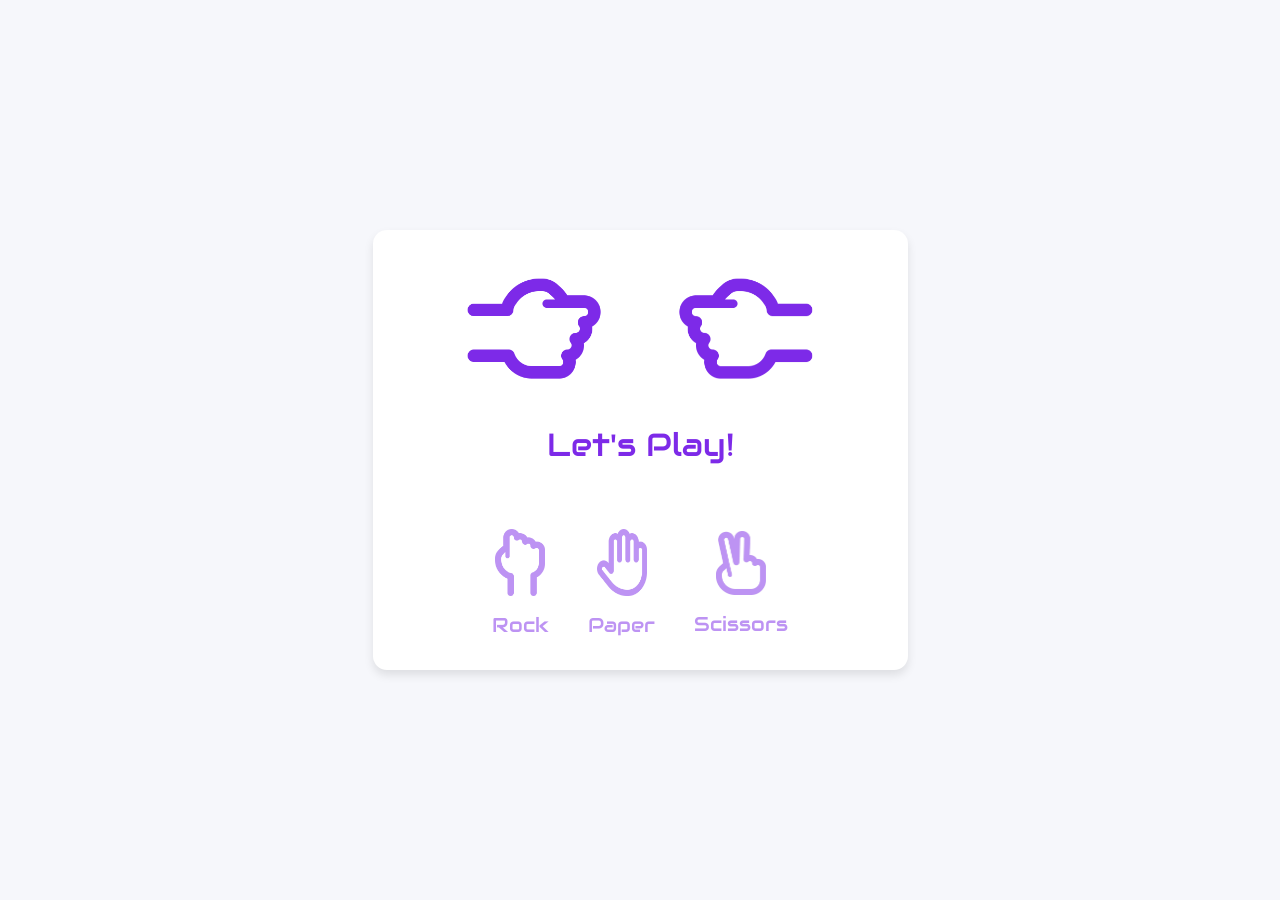
<file: rock-paper-scissors/index.html>
<!DOCTYPE html>
<html lang="en">
<head>
  <meta charset="UTF-8" />
  <meta http-equiv="X-UA-Compatible" content="IE=edge" />
  <meta name="viewport" content="width=device-width, initial-scale=1.0" />
  <title>Rock Paper Scissors</title>
  <link rel="stylesheet" href="style.css" />
</head>
<body>
  <section class="container">
    <!-- Result display section -->
    <div class="result_field">
        <!-- Container for user and BOT result images -->
        <div class="result_images">
            <span class="user_result">
                <img src="images/rock.png" alt="User's choice image" />
            </span>
            <span class="bot_result">
                <img src="images/rock.png" alt="BOT's choice image" />
            </span>
        </div>
        <!-- Display the game result message -->
        <div class="result">Let's Play!</div>
    </div>

    <!-- Options for user to choose from -->
    <div class="option_images">
        <span class="option_image">
            <img src="images/rock.png" alt="Rock image" />
            <p>Rock</p>
        </span>
        <span class="option_image">
            <img src="images/paper.png" alt="Paper image" />
            <p>Paper</p>
        </span>
        <span class="option_image">
            <img src="images/scissors.png" alt="Scissors image" />
            <p>Scissors</p>
        </span>
    </div>
</section>

  <script src="script.js" defer></script>
</body>
</html>
</file>
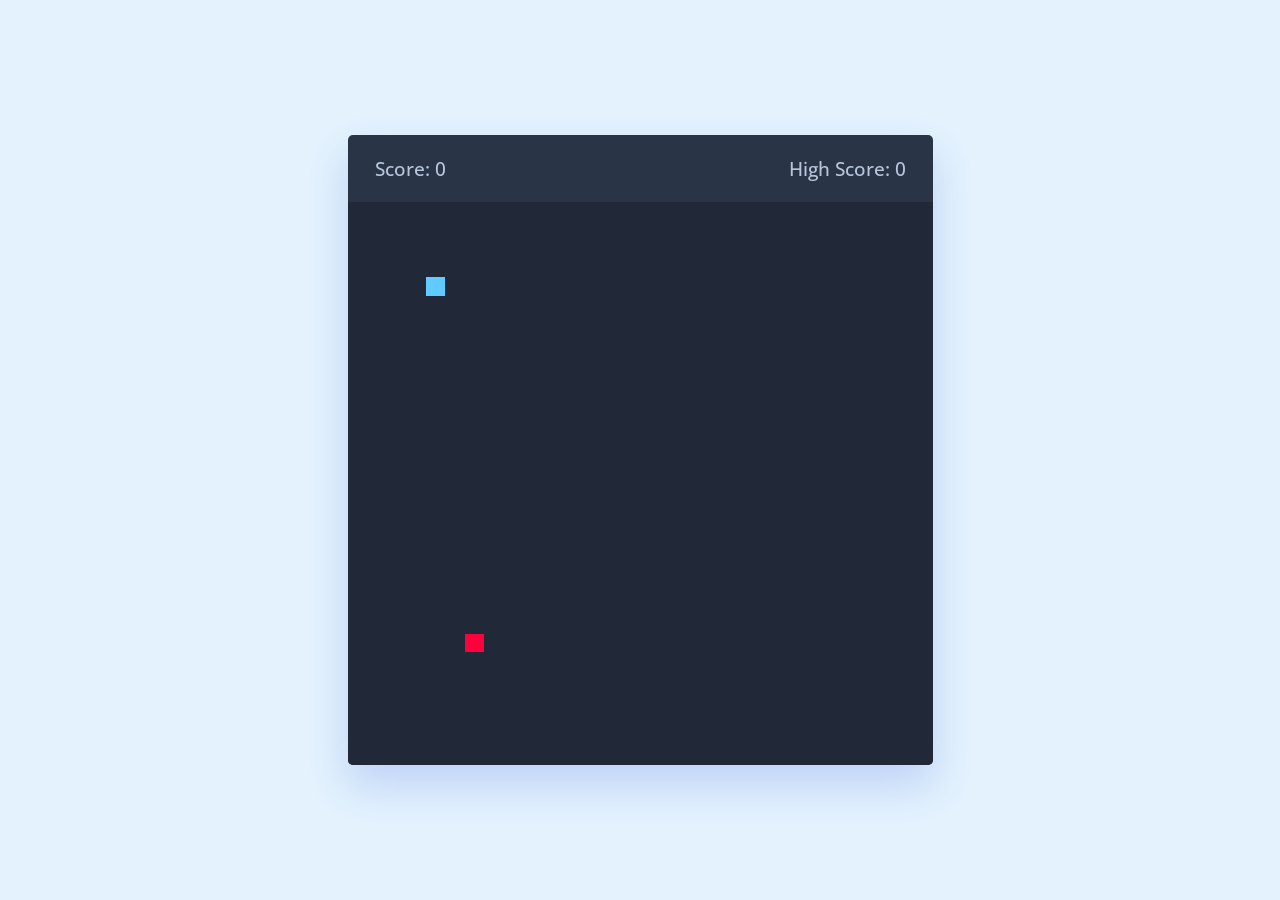
<file: Snake Game in JavaScript/index.html>
<!DOCTYPE html>
<!-- Coding By CodingNepal - youtube.com/codingnepal -->
<html lang="en" dir="ltr">
  <head>
    <meta charset="utf-8">
    <title>Snake Game JavaScript | CodingNepal</title>
    <link rel="stylesheet" href="style.css">
    <meta name="viewport" content="width=device-width, initial-scale=1.0">
    <link rel="stylesheet" href="https://cdnjs.cloudflare.com/ajax/libs/font-awesome/6.3.0/css/all.min.css">
    <script src="script.js" defer></script>
  </head>
  <body>
    <div class="wrapper">
      <div class="game-details">
        <span class="score">Score: 0</span>
        <span class="high-score">High Score: 0</span>
      </div>
      <div class="play-board"></div>
      <div class="controls">
        <i data-key="ArrowLeft" class="fa-solid fa-arrow-left-long"></i>
        <i data-key="ArrowUp" class="fa-solid fa-arrow-up-long"></i>
        <i data-key="ArrowRight" class="fa-solid fa-arrow-right-long"></i>
        <i data-key="ArrowDown" class="fa-solid fa-arrow-down-long"></i>
      </div>
    </div>

  </body>
</html>
</file>
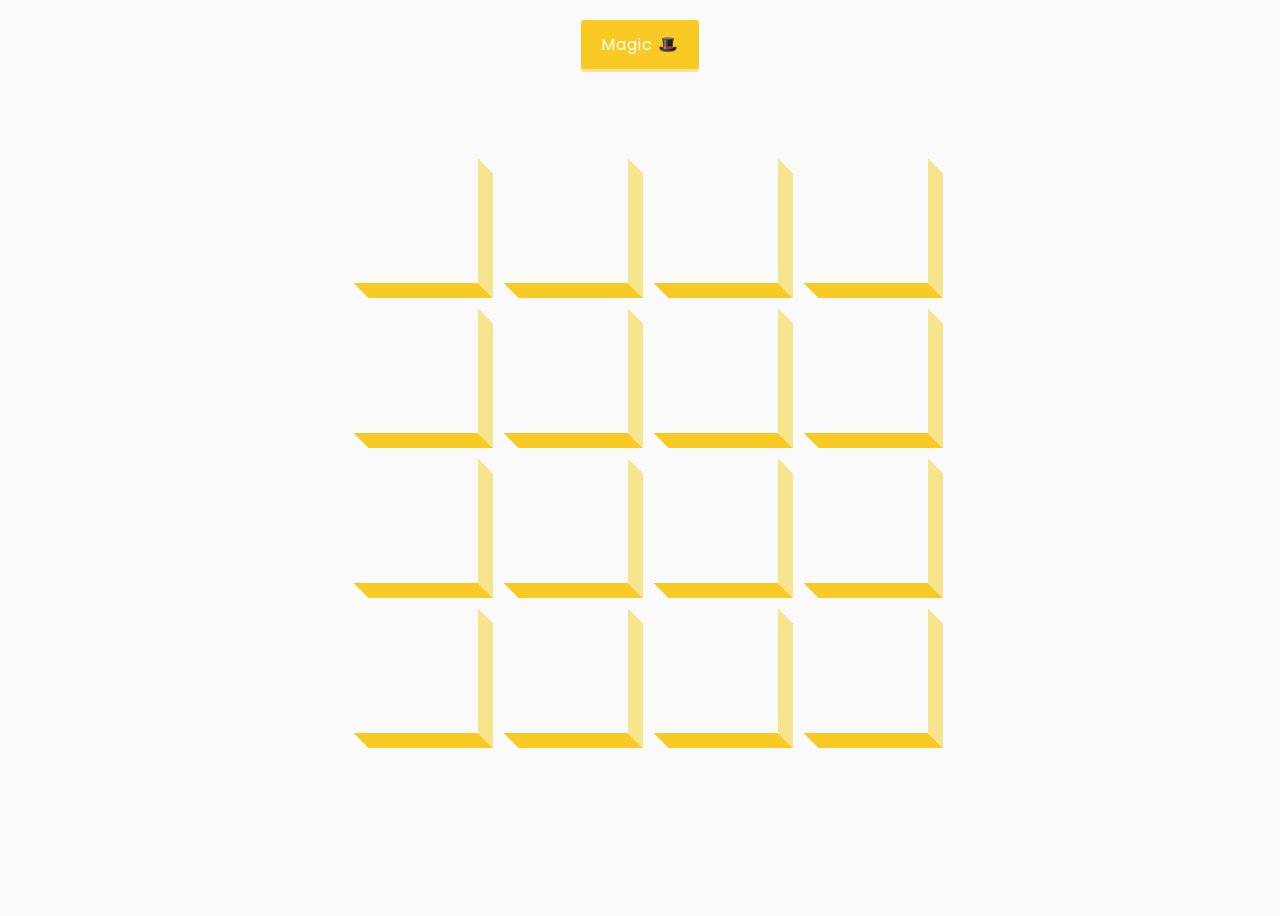
<file: 3D box/3d box bacground.html>
<!DOCTYPE html>
<html lang="en">
  <head>
    <meta charset="UTF-8" />
    <meta name="viewport" content="width=device-width, initial-scale=1.0" />
    <link
      rel="stylesheet"
      href="https://cdnjs.cloudflare.com/ajax/libs/font-awesome/5.14.0/css/all.min.css"
      integrity="sha512-1PKOgIY59xJ8Co8+NE6FZ+LOAZKjy+KY8iq0G4B3CyeY6wYHN3yt9PW0XpSriVlkMXe40PTKnXrLnZ9+fkDaog=="
      crossorigin="anonymous"
    />
    <link rel="stylesheet" href="3d.css" />
    <title>3D Boxes Background</title>
  </head>
  <body>
    <button id="btn" class="magic">Magic 🎩</button>
    <div id="boxes" class="boxes big"></div>
    <script src="3d.js"></script>
  </body>
</html>
</file>
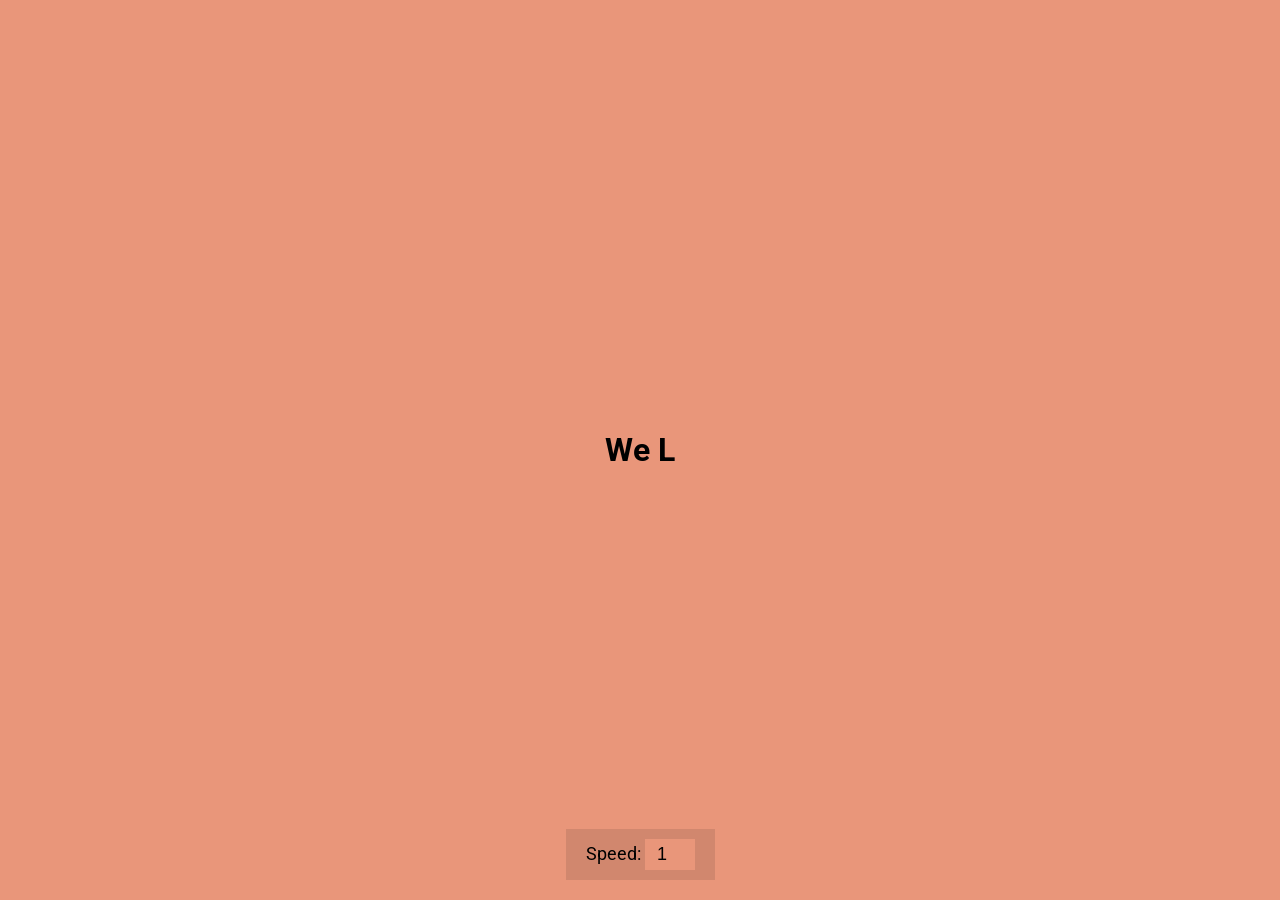
<file: auto text/auto text sider.html>
<!DOCTYPE html>
<html lang="en">
  <head>
    <meta charset="UTF-8" />
    <meta name="viewport" content="width=device-width, initial-scale=1.0" />
    <link rel="stylesheet" href="auto text .css" />
    <title>Auto Text Effect</title>
  </head>
  <body>
    <h1 id="text">Starting...</h1>

    <div>
      <label for="speed">Speed:</label>
      <input type="number" name="speed" id="speed" value="1" min="1" max="10" step="1">
    </div>

    <script src="auto text .js"></script>
  </body>
</html>
</file>
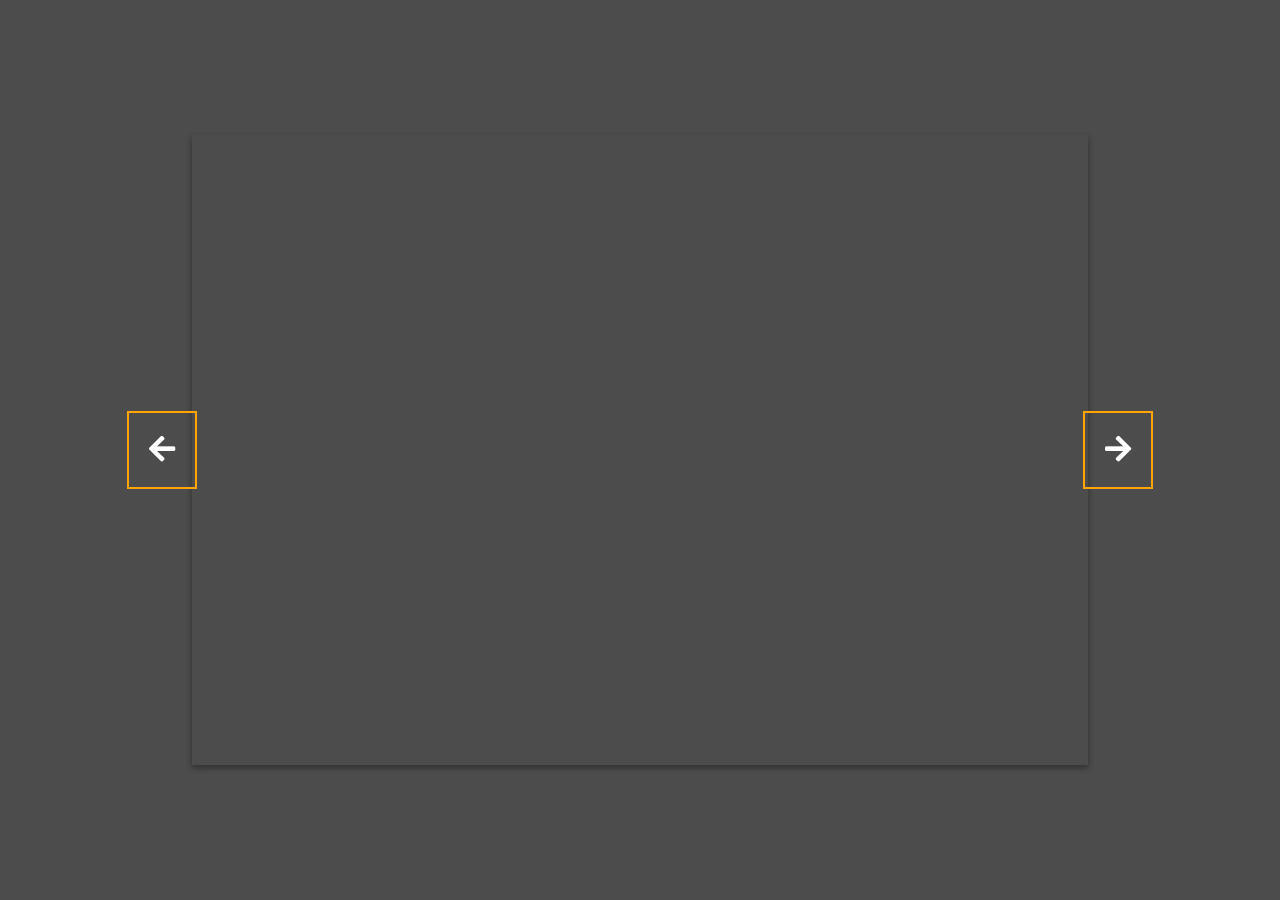
<file: backgroud silder/backgroud silder.html>
<!DOCTYPE html>
<html lang="en">
  <head>
    <meta charset="UTF-8" />
    <meta name="viewport" content="width=device-width, initial-scale=1.0" />
    <link
      rel="stylesheet"
      href="https://cdnjs.cloudflare.com/ajax/libs/font-awesome/5.14.0/css/all.min.css"
      integrity="sha512-1PKOgIY59xJ8Co8+NE6FZ+LOAZKjy+KY8iq0G4B3CyeY6wYHN3yt9PW0XpSriVlkMXe40PTKnXrLnZ9+fkDaog=="
      crossorigin="anonymous"
    />
    <link rel="stylesheet" href="backgroud slider.css" />
    <title>Background Slider</title>
  </head>
  <body>
    <div class="slider-container">
      <div
        class="slide active"
        style="
          background-image: url('https://images.unsplash.com/photo-1549880338-65ddcdfd017b?ixlib=rb-1.2.1&ixid=eyJhcHBfaWQiOjEyMDd9&auto=format&fit=crop&w=2100&q=80');
        "
      ></div>
      <div
        class="slide"
        style="
          background-image: url('https://images.unsplash.com/photo-1511593358241-7eea1f3c84e5?ixlib=rb-1.2.1&ixid=eyJhcHBfaWQiOjEyMDd9&auto=format&fit=crop&w=1934&q=80');
        "
      ></div>

      <div
        class="slide"
        style="
          background-image: url('https://images.unsplash.com/photo-1495467033336-2effd8753d51?ixlib=rb-1.2.1&ixid=eyJhcHBfaWQiOjEyMDd9&auto=format&fit=crop&w=2100&q=80');
        "
      ></div>

      <div
        class="slide"
        style="
          background-image: url('https://images.unsplash.com/photo-1522735338363-cc7313be0ae0?ixlib=rb-1.2.1&ixid=eyJhcHBfaWQiOjEyMDd9&auto=format&fit=crop&w=2689&q=80');
        "
      ></div>

      <div
        class="slide"
        style="
          background-image: url('https://images.unsplash.com/photo-1559087867-ce4c91325525?ixlib=rb-1.2.1&ixid=eyJhcHBfaWQiOjEyMDd9&auto=format&fit=crop&w=2100&q=80');
        "
      ></div>

      <button class="arrow left-arrow" id="left">
        <i class="fas fa-arrow-left"></i>
      </button>

      <button class="arrow right-arrow" id="right">
        <i class="fas fa-arrow-right"></i>
      </button>
    </div>
    <script src="backgroud slider.js"></script>
  </body>
</html>
</file>
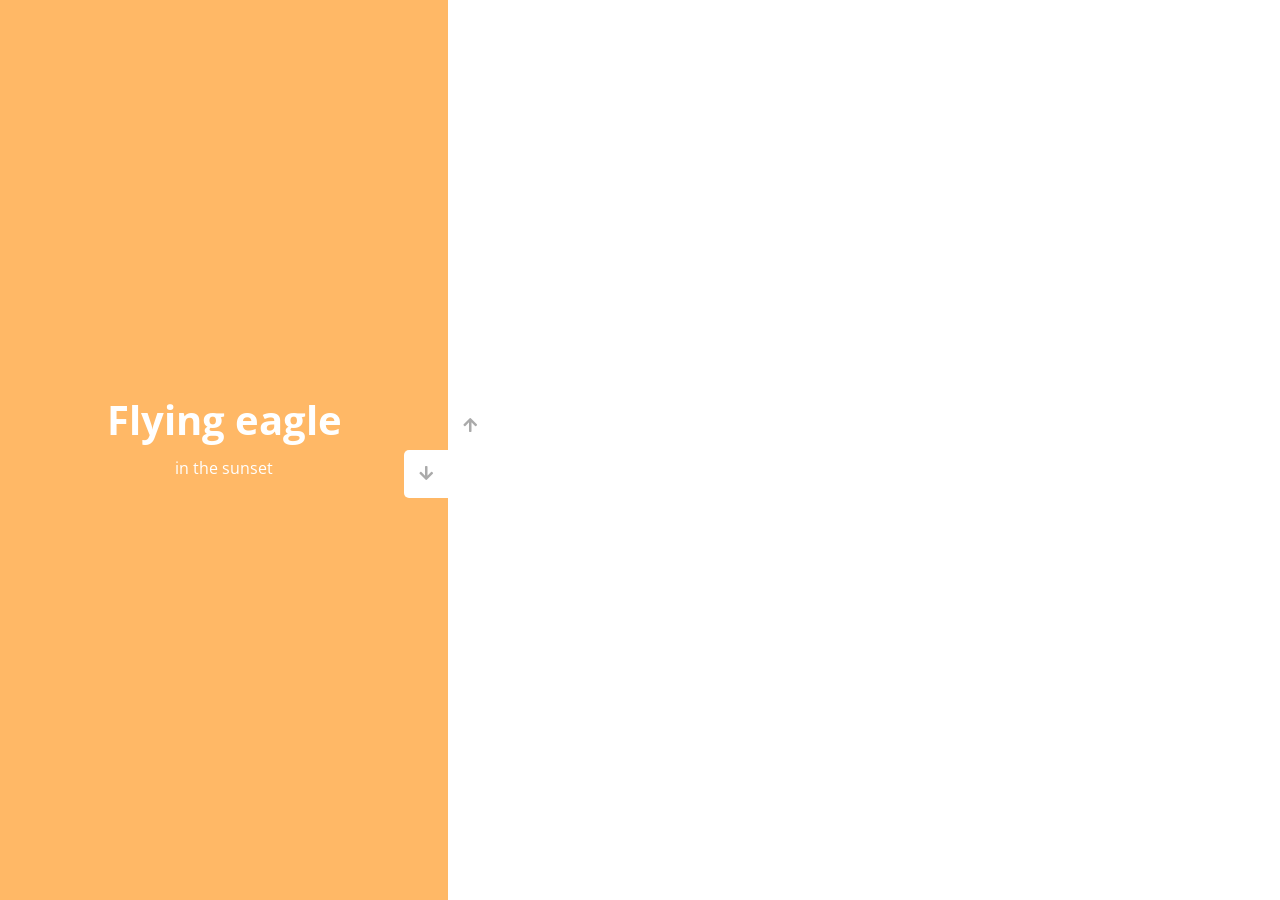
<file: double vertical slider/double vertical slider.html>
<!DOCTYPE html>
<html lang="en">
  <head>
    <meta charset="UTF-8" />
    <meta name="viewport" content="width=device-width, initial-scale=1.0" />
    <link rel="stylesheet" href="https://cdnjs.cloudflare.com/ajax/libs/font-awesome/5.15.1/css/all.min.css" />
    <link rel="stylesheet" href="double vertical slider.css" />
    <title>Vertical Slider</title>
  </head>
  <body>
    <div class="slider-container">
      <div class="left-slide">
        <div style="background-color: #FD3555">
          <h1>Nature flower</h1>
          <p>all in pink</p>
        </div>
        <div style="background-color: #2A86BA">
          <h1>Bluuue Sky</h1>
          <p>with it's mountains</p>
        </div>
        <div style="background-color: #252E33">
          <h1>Lonely castle</h1>
          <p>in the wilderness</p>
        </div>
        <div style="background-color: #FFB866">
          <h1>Flying eagle</h1>
          <p>in the sunset</p>
        </div>
      </div>
      <div class="right-slide">
        <div style="background-image: url('https://images.unsplash.com/photo-1508768787810-6adc1f613514?ixlib=rb-0.3.5&ixid=eyJhcHBfaWQiOjEyMDd9&s=e27f6661df21ed17ab5355b28af8df4e&auto=format&fit=crop&w=1350&q=80')"></div>
        <div style="background-image: url('https://images.unsplash.com/photo-1519981593452-666cf05569a9?ixlib=rb-0.3.5&ixid=eyJhcHBfaWQiOjEyMDd9&s=90ed8055f06493290dad8da9584a13f7&auto=format&fit=crop&w=715&q=80')"></div>
        <div style="background-image: url('https://images.unsplash.com/photo-1486899430790-61dbf6f6d98b?ixlib=rb-0.3.5&ixid=eyJhcHBfaWQiOjEyMDd9&s=8ecdee5d1b3ed78ff16053b0227874a2&auto=format&fit=crop&w=1002&q=80')"></div>
        <div style="background-image: url('https://images.unsplash.com/photo-1510942201312-84e7962f6dbb?ixlib=rb-0.3.5&ixid=eyJhcHBfaWQiOjEyMDd9&s=da4ca7a78004349f1b63f257e50e4360&auto=format&fit=crop&w=1050&q=80')"></div>
      </div>
      <div class="action-buttons">
        <button class="down-button">
          <i class="fas fa-arrow-down"></i>
        </button>
        <button class="up-button">
          <i class="fas fa-arrow-up"></i>
        </button>
      </div>
    </div>

    <script src="double vertical slider.js"></script>
  </body>
</html>
</file>
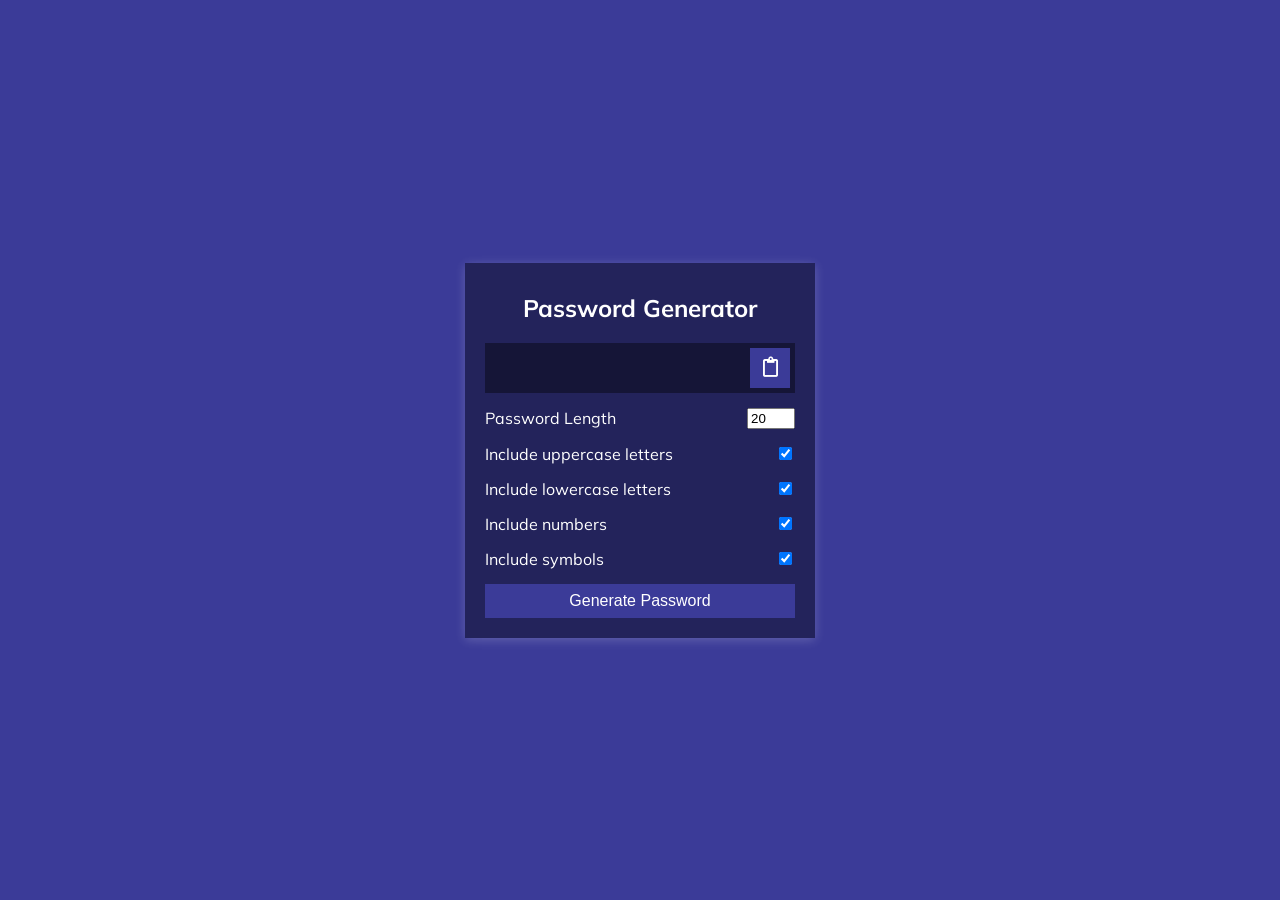
<file: password generator/password gentor.html>
<!DOCTYPE html>
<html lang="en">
  <head>
    <meta charset="UTF-8" />
    <meta name="viewport" content="width=device-width, initial-scale=1.0" />
    <link rel="stylesheet" href="https://cdnjs.cloudflare.com/ajax/libs/font-awesome/5.14.0/css/all.min.css" integrity="sha512-1PKOgIY59xJ8Co8+NE6FZ+LOAZKjy+KY8iq0G4B3CyeY6wYHN3yt9PW0XpSriVlkMXe40PTKnXrLnZ9+fkDaog==" crossorigin="anonymous" />
    <link rel="stylesheet" href="password generator.css" />
    <title>Password Generator</title>
  </head>
  <body>
    <div class="container">
      <h2>Password Generator</h2>
      <div class="result-container">
        <span id="result"></span>
        <button class="btn" id="clipboard">
          <i class="far fa-clipboard"></i>
        </button>
      </div>
      <div class="settings">
        <div class="setting">
          <label>Password Length</label>
          <input type="number" id="length" min="4" max="20" value="20">
        </div>
        <div class="setting">
          <label>Include uppercase letters</label>
          <input type="checkbox" id="uppercase" checked>
        </div>
        <div class="setting">
          <label>Include lowercase letters</label>
          <input type="checkbox" id="lowercase" checked>
        </div>
        <div class="setting">
          <label>Include numbers</label>
          <input type="checkbox" id="numbers" checked>
        </div>
        <div class="setting">
          <label>Include symbols</label>
          <input type="checkbox" id="symbols" checked>
        </div>
      </div>

      <button class="btn btn-large" id="generate">
        Generate Password
      </button>
    </div>
    <script src="password generator.js"></script>
  </body>
</html>
</file>
<file: rock-paper-scissors/style.css>
/* Import Google font - Audiowide */
@import url('https://fonts.googleapis.com/css2?family=Audiowide&display=swap');

* {
  margin: 0;
  padding: 0;
  box-sizing: border-box;
  font-family: "Audiowide", sans-serif;
}

body {
  height: 100vh;
  display: flex;
  padding: 15px;
  align-items: center;
  justify-content: center;
  background: #f6f7fb;
}

.container {
  display: flex;
  flex-direction: column;
  max-width: 535px;
  width: 100%;
  padding: 2rem 5rem;
  border-radius: 14px;
  background: #fff;
  box-shadow: 0 5px 10px rgba(0, 0, 0, 0.1);
}

.result_images {
  display: flex;
  gap: 7rem;
  justify-content: center;
}

.container.start .user_result {
  transform-origin: left;
  animation: userShake 0.7s ease infinite;
}

@keyframes userShake {
  50% {
    transform: rotate(10deg);
  }
}

.container.start .bot_result {
  transform-origin: right;
  animation: botShake 0.7s ease infinite;
}

@keyframes botShake {
  50% {
    transform: rotate(-10deg);
  }
}

.result_images img {
  width: 100px;
}

.user_result img {
  transform: rotate(90deg);
}

.bot_result img {
  transform: rotate(-90deg) rotateY(180deg);
}

.result {
  text-align: center;
  font-size: 2rem;
  color: #7d2ae8;
  margin: 1.5rem 0;
}

.option_image img {
  width: 50px;
}

.option_images {
  display: flex;
  width: 100%;
  align-items: center;
  margin-top: 2.5rem;
  justify-content: space-evenly;
}

.container.start .option_images {
  pointer-events: none;
}

.option_image {
  display: flex;
  flex-direction: column;
  align-items: center;
  opacity: 0.5;
  cursor: pointer;
  transition: opacity 0.3s ease;
}

.option_image:hover {
  opacity: 1;
}

.option_image.active {
  opacity: 1;
}

.option_image img {
  pointer-events: none;
}

.option_image p {
  color: #7d2ae8;
  font-size: 1.235rem;
  margin-top: 1rem;
  pointer-events: none;
}

/* Responsive media query code for small devices */
@media (max-width: 768px) {
  .container {
    padding: 2rem;
  }

  .result_images img {
    width: 80px;
  }
}

/* Responsive media query code for small devices */
@media (max-width: 500px) {
  .option_images {
    justify-content: space-between;
  }

  .option_image img {
    width: 40px;
  }
}
</file>
<file: Snake Game in JavaScript/style.css>
/* Import Google font */
@import url('https://fonts.googleapis.com/css2?family=Open+Sans:wght@400;500;600;700&display=swap');
* {
  margin: 0;
  padding: 0;
  box-sizing: border-box;
  font-family: 'Open Sans', sans-serif;
}
body {
  display: flex;
  align-items: center;
  justify-content: center;
  min-height: 100vh;
  background: #E3F2FD;
}
.wrapper {
  width: 65vmin;
  height: 70vmin;
  display: flex;
  overflow: hidden;
  flex-direction: column;
  justify-content: center;
  border-radius: 5px;
  background: #293447;
  box-shadow: 0 20px 40px rgba(52, 87, 220, 0.2);
}
.game-details {
  color: #B8C6DC;
  font-weight: 500;
  font-size: 1.2rem;
  padding: 20px 27px;
  display: flex;
  justify-content: space-between;
}
.play-board {
  height: 100%;
  width: 100%;
  display: grid;
  background: #212837;
  grid-template: repeat(30, 1fr) / repeat(30, 1fr);
}
.play-board .food {
  background: #FF003D;
}
.play-board .head {
  background: #60CBFF;
}

.controls {
  display: none;
  justify-content: space-between;
}
.controls i {
  padding: 25px 0;
  text-align: center;
  font-size: 1.3rem;
  color: #B8C6DC;
  width: calc(100% / 4);
  cursor: pointer;
  border-right: 1px solid #171B26;
}

@media screen and (max-width: 800px) {
  .wrapper {
    width: 90vmin;
    height: 115vmin;
  }
  .game-details {
    font-size: 1rem;
    padding: 15px 27px;
  }
  .controls {
    display: flex;
  }
  .controls i {
    padding: 15px 0;
    font-size: 1rem;
  }
}
</file>
<file: 3D box/3d.css>
@import url('https://fonts.googleapis.com/css2?family=Roboto:wght@400;700&display=swap');
@import url('https://fonts.googleapis.com/css2?family=Poppins&display=swap');

* {
  box-sizing: border-box;
}

body {
  background-color: #fafafa;
  font-family: 'Roboto', sans-serif;
  display: flex;
  flex-direction: column;
  align-items: center;
  justify-content: center;
  height: 100vh;
  overflow: hidden;
}

.magic {
  background-color: #f9ca24;
  color: #fff;
  font-family: 'Poppins', sans-serif;
  border: 0;
  border-radius: 3px;
  font-size: 16px;
  padding: 12px 20px;
  cursor: pointer;
  position: fixed;
  top: 20px;
  letter-spacing: 1px;
  box-shadow: 0 3px rgba(249, 202, 36, 0.5);
  z-index: 100;
}

.magic:focus {
  outline: none;
}

.magic:active {
  box-shadow: none;
  transform: translateY(2px);
}

.boxes {
  display: flex;
  flex-wrap: wrap;
  justify-content: space-around;
  height: 500px;
  width: 500px;
  position: relative;
  transition: 0.4s ease;
}

.boxes.big {
  width: 600px;
  height: 600px;
}

.boxes.big .box {
  transform: rotateZ(360deg);
}

.box {
  background-image: url('https://media.giphy.com/media/EZqwsBSPlvSda/giphy.gif');
  background-repeat: no-repeat;
  background-size: 500px 500px;
  position: relative;
  height: 125px;
  width: 125px;
  transition: 0.4s ease;
}

.box::after {
  content: '';
  background-color: #f6e58d;
  position: absolute;
  top: 8px;
  right: -15px;
  height: 100%;
  width: 15px;
  transform: skewY(45deg);
}

.box::before {
  content: '';
  background-color: #f9ca24;
  position: absolute;
  bottom: -15px;
  left: 8px;
  height: 15px;
  width: 100%;
  transform: skewX(45deg);
}
</file>
<file: auto text/auto text .css>
@import url('https://fonts.googleapis.com/css2?family=Roboto:wght@400;700&display=swap');

* {
  box-sizing: border-box;
}

body {
  background-color: darksalmon;
  font-family: 'Roboto', sans-serif;
  display: flex;
  flex-direction: column;
  align-items: center;
  justify-content: center;
  height: 100vh;
  overflow: hidden;
  margin: 0;
}

div {
  position: absolute;
  bottom: 20px;
  background: rgba(0, 0, 0, 0.1);
  padding: 10px 20px;
  font-size: 18px;
}

input {
  width: 50px;
  padding: 5px;
  font-size: 18px;
  background-color: darksalmon;
  border: none;
  text-align: center;
}

input:focus {
  outline: none;
}
</file>
<file: backgroud silder/backgroud slider.css>
@import url('https://fonts.googleapis.com/css2?family=Roboto:wght@400;700&display=swap');

* {
  box-sizing: border-box;
}

body {
  font-family: 'Roboto', sans-serif;
  display: flex;
  flex-direction: column;
  align-items: center;
  justify-content: center;
  height: 100vh;
  overflow: hidden;
  margin: 0;
  background-position: center center;
  background-size: cover;
  transition: 0.4s;
}

body::before {
  content: '';
  position: absolute;
  top: 0;
  left: 0;
  width: 100%;
  height: 100vh;
  background-color: rgba(0, 0, 0, 0.7);
  z-index: -1;
}

.slider-container {
  box-shadow: 0 3px 6px rgba(0, 0, 0, 0.16), 0 3px 6px rgba(0, 0, 0, 0.23);
  height: 70vh;
  width: 70vw;
  position: relative;
  overflow: hidden;
}

.slide {
  opacity: 0;
  height: 100vh;
  width: 100vw;
  background-position: center center;
  background-size: cover;
  position: absolute;
  top: -15vh;
  left: -15vw;
  transition: 0.4s ease;
  z-index: 1;
}

.slide.active {
  opacity: 1;
}

.arrow {
  position: fixed;
  background-color: transparent;
  color: #fff;
  padding: 20px;
  font-size: 30px;
  border: 2px solid orange;
  top: 50%;
  transform: translateY(-50%);
  cursor: pointer;
}

.arrow:focus {
  outline: 0;
}

.left-arrow {
  left: calc(15vw - 65px);
}

.right-arrow {
  right: calc(15vw - 65px);
}
</file>
<file: double vertical slider/double vertical slider.css>
@import url('https://fonts.googleapis.com/css?family=Open+Sans');

* {
  box-sizing: border-box;
  margin: 0;
  padding: 0;
}

body {
  font-family: 'Open Sans', sans-serif;
  height: 100vh;
}

.slider-container {
  position: relative;
  overflow: hidden;
  width: 100vw;
  height: 100vh;
}

.left-slide {
  height: 100%;
  width: 35%;
  position: absolute;
  top: 0;
  left: 0;
  transition: transform 0.5s ease-in-out;
}

.left-slide > div {
  height: 100%;
  width: 100%;
  display: flex;
  flex-direction: column;
  align-items: center;
  justify-content: center;
  color: #fff;
}

.left-slide h1 {
  font-size: 40px;
  margin-bottom: 10px;
  margin-top: -30px;
}

.right-slide {
  height: 100%;
  position: absolute;
  top: 0;
  left: 35%;
  width: 65%;
  transition: transform 0.5s ease-in-out;
}

.right-slide > div {
  background-repeat: no-repeat;
  background-size: cover;
  background-position: center center;
  height: 100%;
  width: 100%;
}

button {
  background-color: #fff;
  border: none;
  color: #aaa;
  cursor: pointer;
  font-size: 16px;
  padding: 15px;
}

button:hover {
  color: #222;
}

button:focus {
  outline: none;
}

.slider-container .action-buttons button {
  position: absolute;
  left: 35%;
  top: 50%;
  z-index: 100;
}

.slider-container .action-buttons .down-button {
  transform: translateX(-100%);
  border-top-left-radius: 5px;
  border-bottom-left-radius: 5px;
}

.slider-container .action-buttons .up-button {
  transform: translateY(-100%);
  border-top-right-radius: 5px;
  border-bottom-right-radius: 5px;
}
</file>
<file: password generator/password generator.css>
@import url('https://fonts.googleapis.com/css?family=Muli&display=swap');

* {
  box-sizing: border-box;
}

body {
  background-color: #3b3b98;
  color: #fff;
  font-family: 'Muli', sans-serif;
  display: flex;
  flex-direction: column;
  align-items: center;
  justify-content: center;
  height: 100vh;
  overflow: hidden;
  padding: 10px;
  margin: 0;
}

h2 {
  margin: 10px 0 20px;
  text-align: center;
}

.container {
  background-color: #23235b;
  box-shadow: 0px 2px 10px rgba(255, 255, 255, 0.2);
  padding: 20px;
  width: 350px;
  max-width: 100%;
}

.result-container {
  background-color: rgba(0, 0, 0, 0.4);
  display: flex;
  justify-content: flex-start;
  align-items: center;
  position: relative;
  font-size: 18px;
  letter-spacing: 1px;
  padding: 12px 10px;
  height: 50px;
  width: 100%;
}

.result-container #result {
  word-wrap: break-word;
  max-width: calc(100% - 40px);
  overflow-y: scroll;
  height: 100%;
}

#result::-webkit-scrollbar {
  width: 1rem;
}

.result-container .btn {
  position: absolute;
  top: 5px;
  right: 5px;
  width: 40px;
  height: 40px;
  font-size: 20px;
}

.btn {
  border: none;
  background-color: #3b3b98;
  color: #fff;
  font-size: 16px;
  padding: 8px 12px;
  cursor: pointer;
}

.btn-large {
  display: block;
  width: 100%;
}

.setting {
  display: flex;
  justify-content: space-between;
  align-items: center;
  margin: 15px 0;
}
</file>
